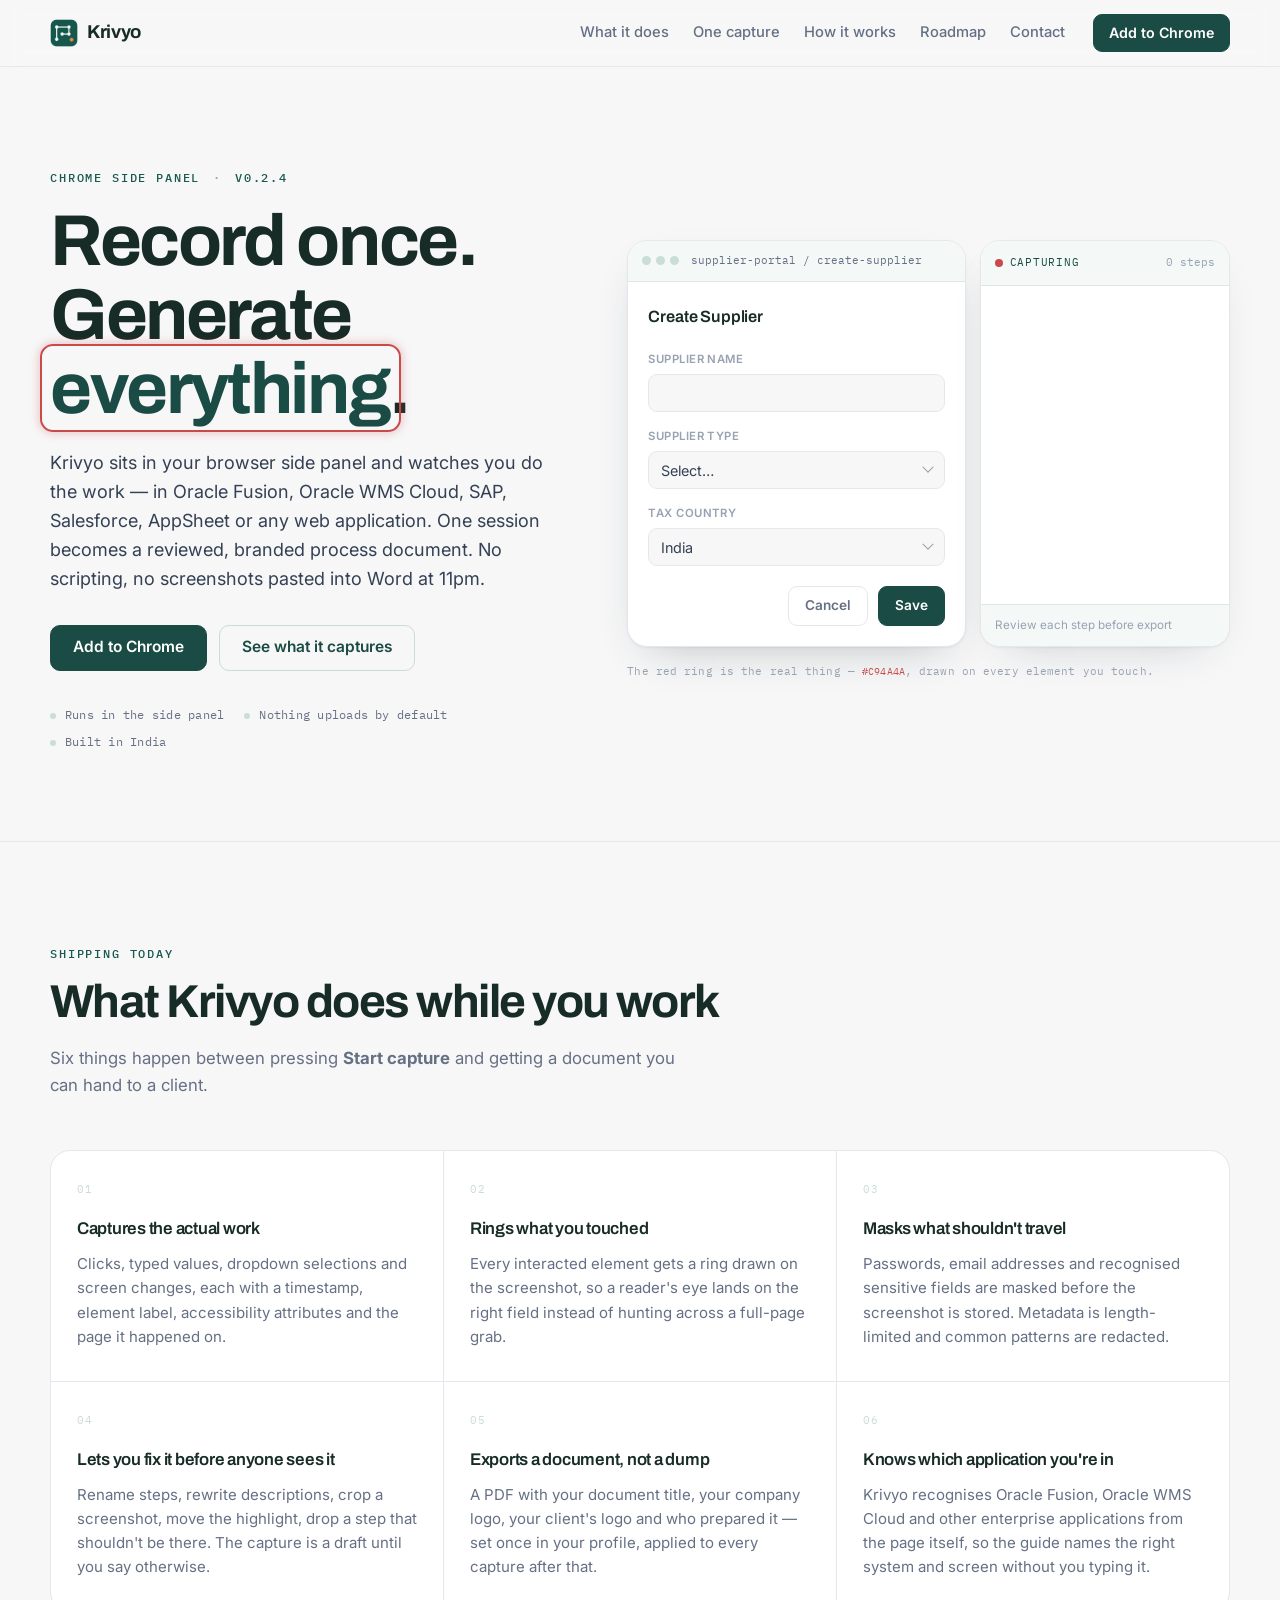
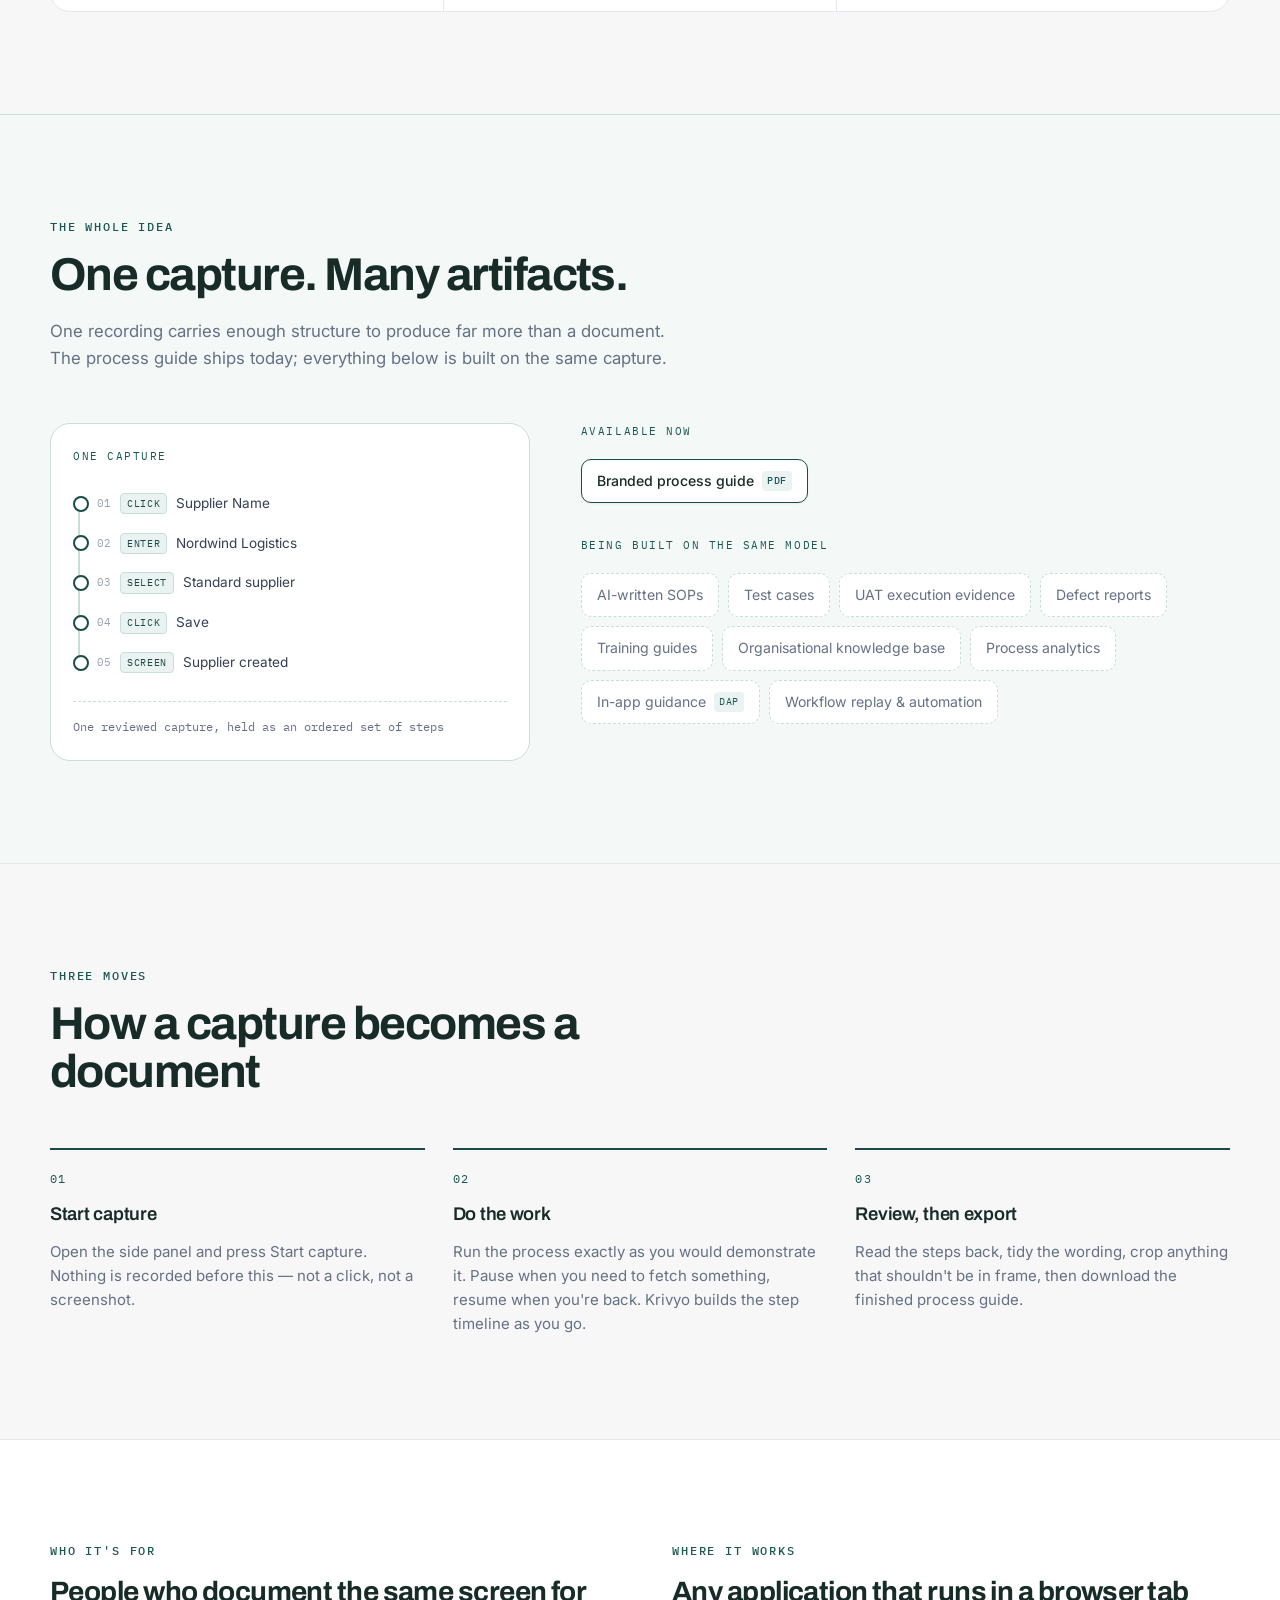
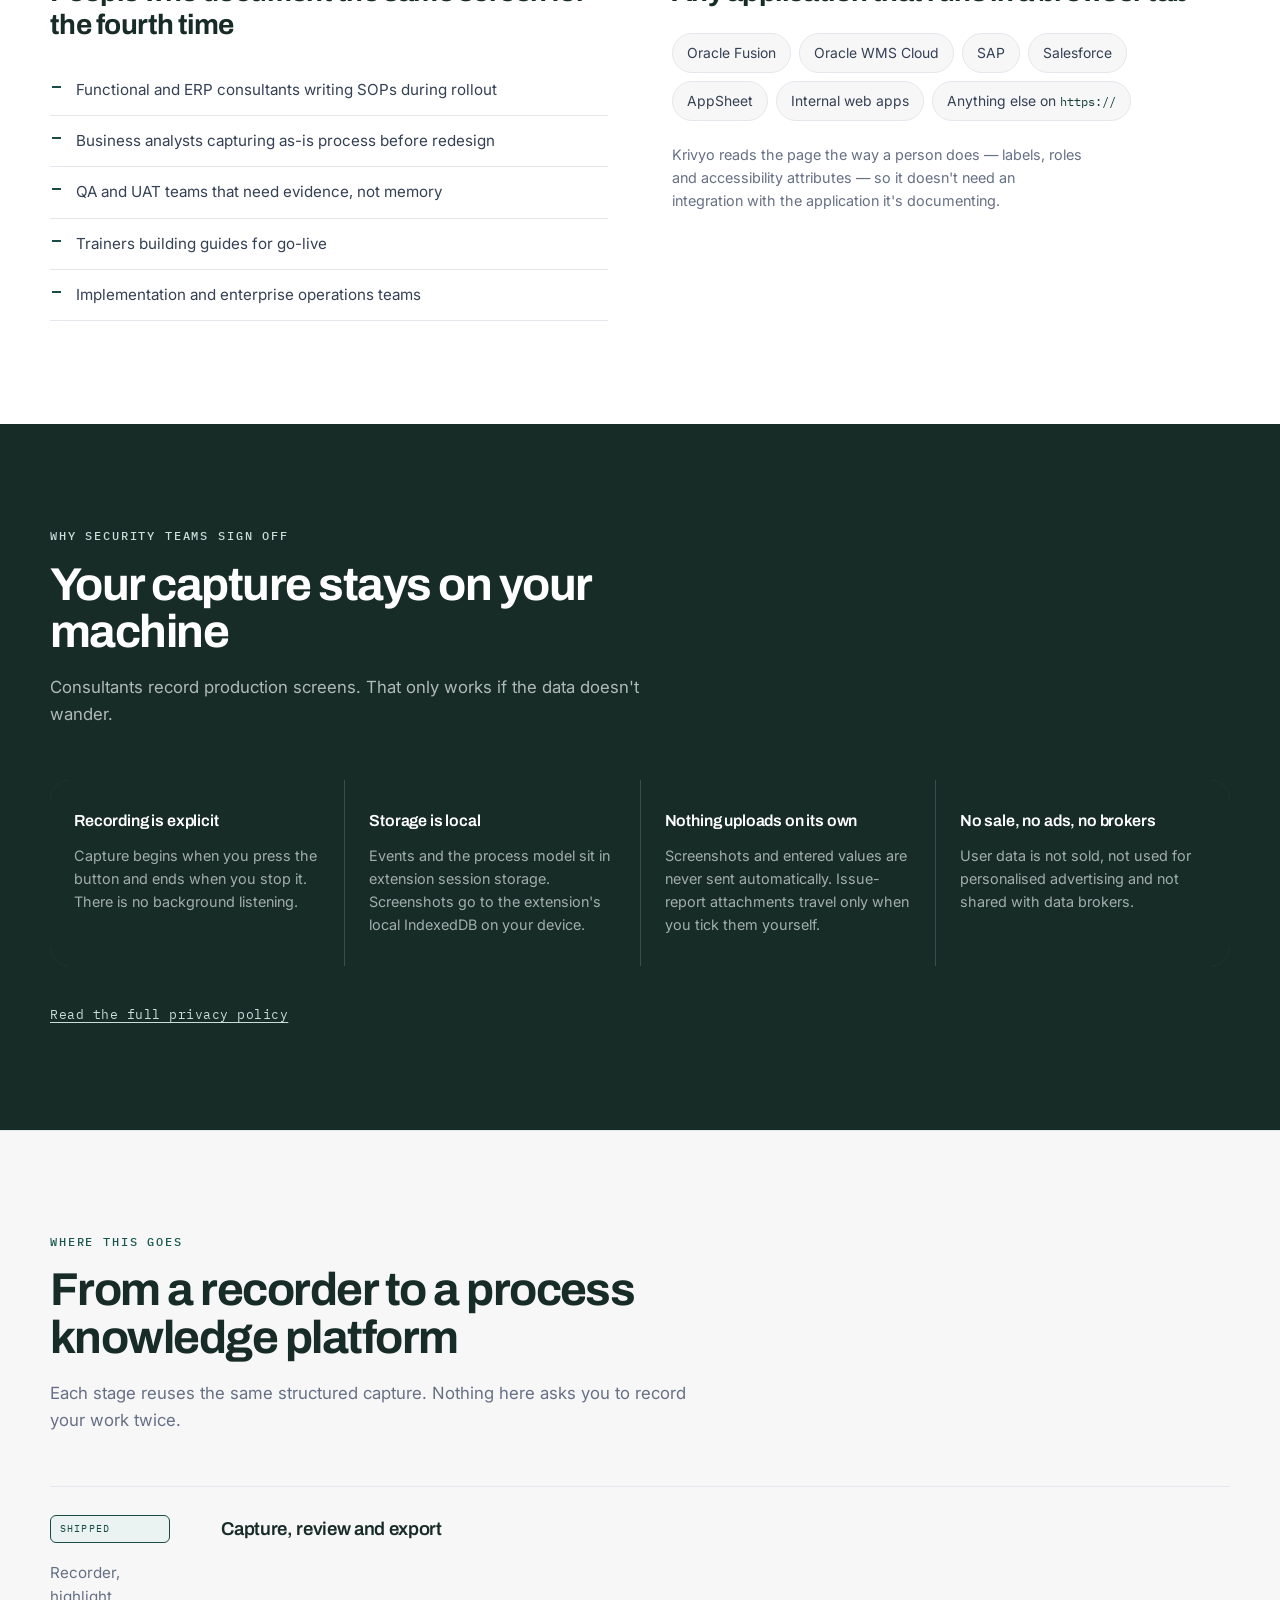
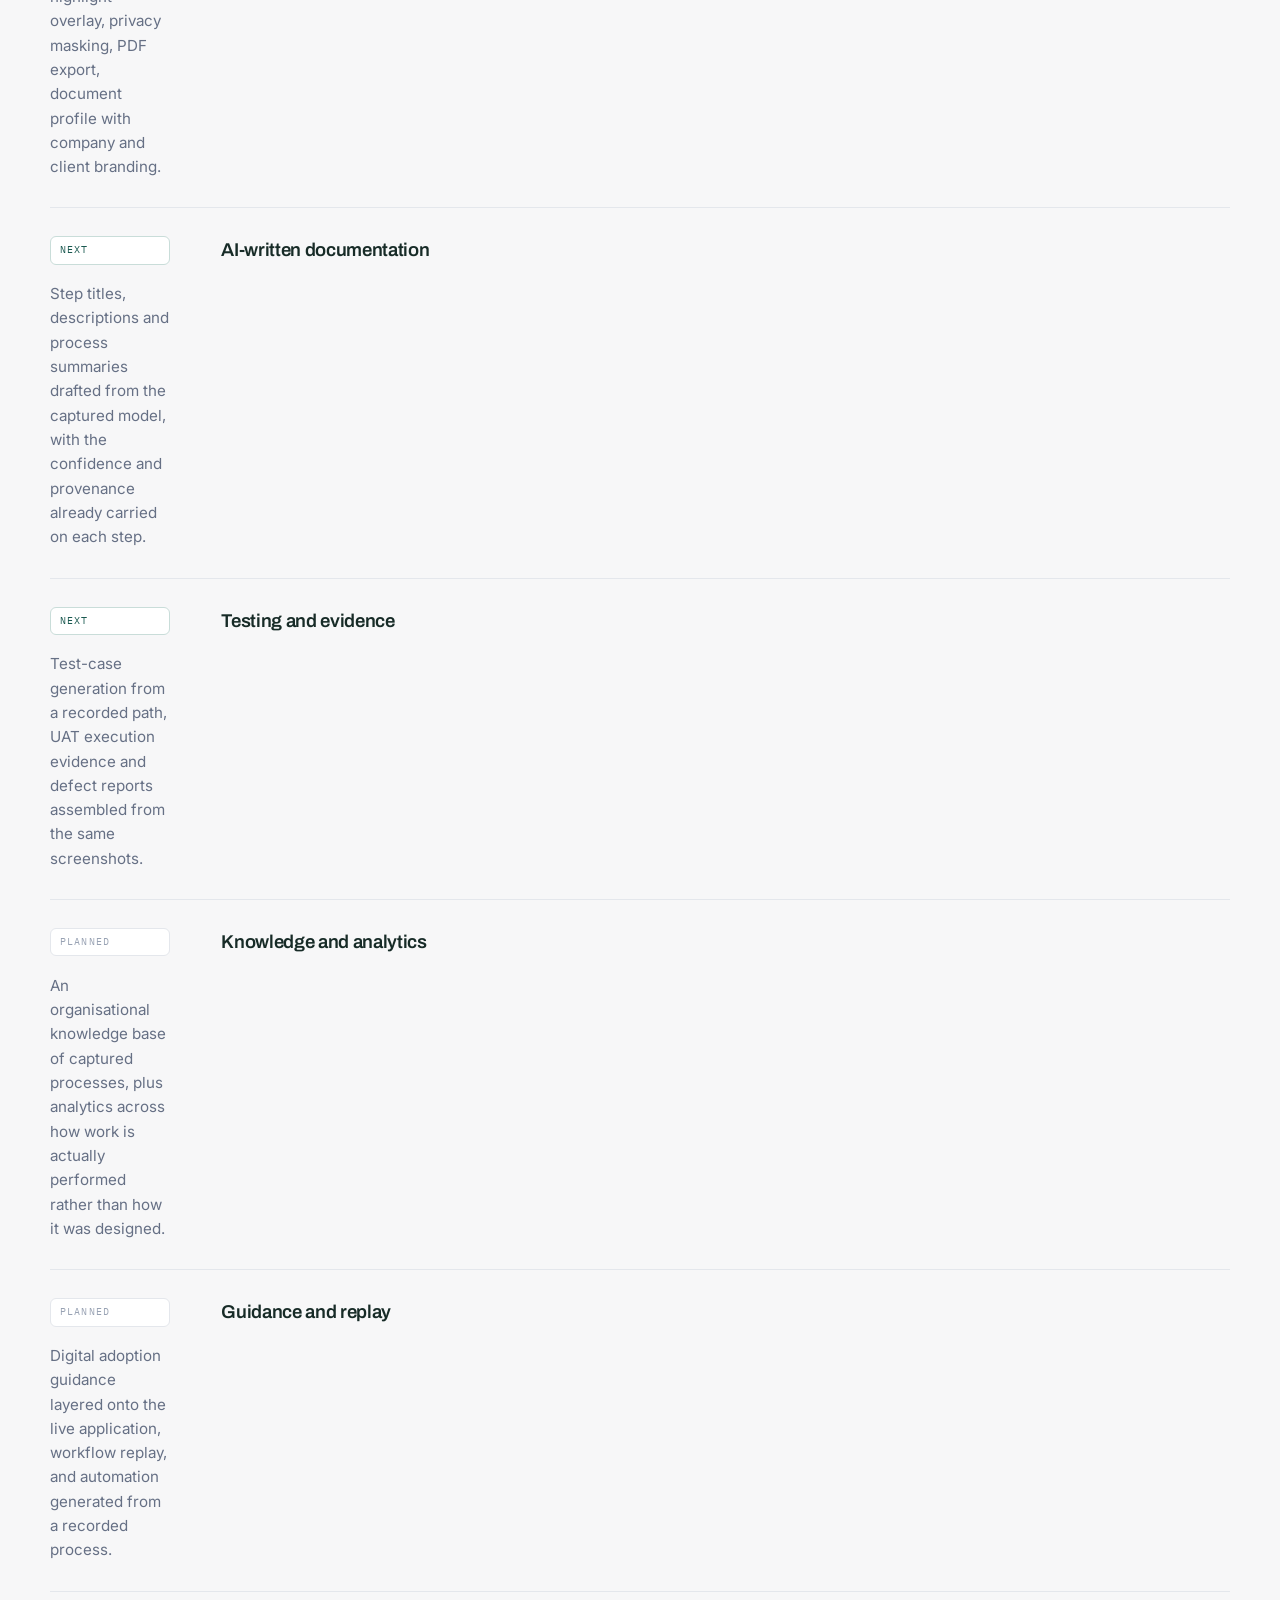
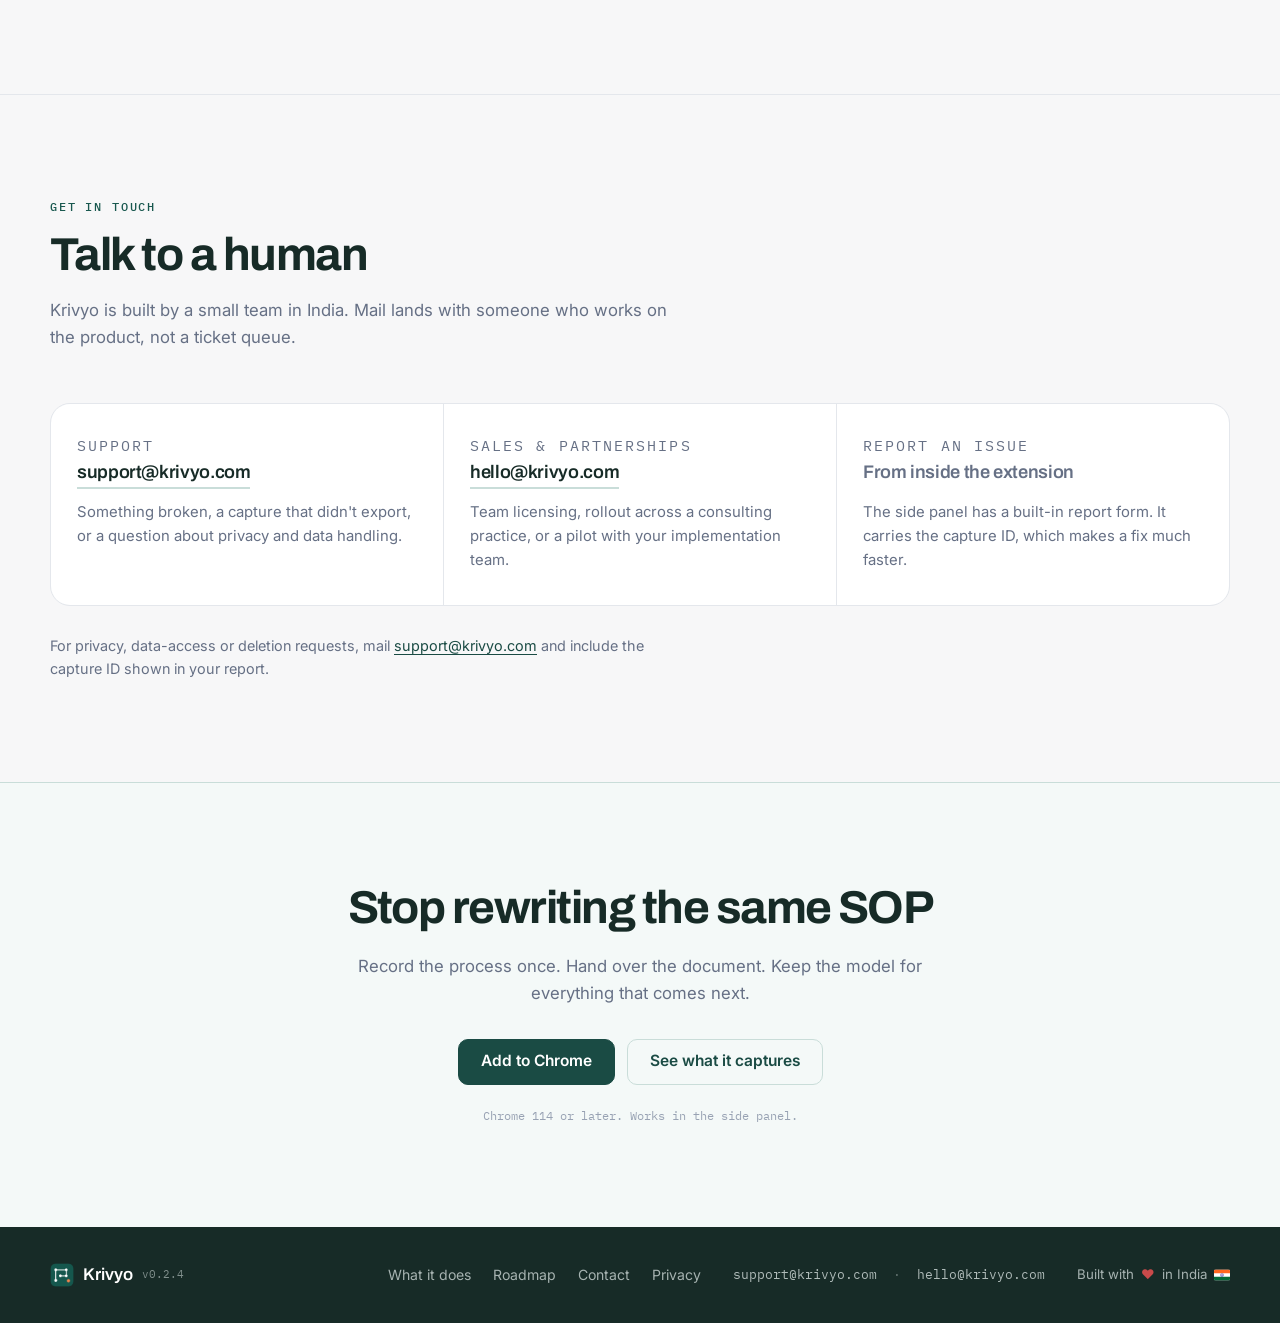
<file: index.html>
<!doctype html>
<html lang="en">
<head>
<meta charset="utf-8" />
<meta name="viewport" content="width=device-width, initial-scale=1" />
<title>Krivyo — Record once. Generate everything.</title>
<meta name="description" content="Krivyo turns every action into knowledge. Record a process once in Oracle, SAP, Salesforce or any browser app and export a reviewed, branded process guide." />
<meta name="theme-color" content="#1A4B44" />
<link rel="icon" href="assets/favicon.png" />

<meta property="og:title" content="Krivyo — Record once. Generate everything." />
<meta property="og:description" content="Krivyo turns every action into knowledge — record browser workflows and generate reviewable, branded process guides as PDF." />
<meta property="og:type" content="website" />

<link rel="preconnect" href="https://fonts.googleapis.com" />
<link rel="preconnect" href="https://fonts.gstatic.com" crossorigin />
<link href="https://fonts.googleapis.com/css2?family=Archivo:wght@500;600;700&family=Inter:wght@400;500;600&family=IBM+Plex+Mono:wght@400;500&display=swap" rel="stylesheet" />
<link rel="stylesheet" href="styles.css" />
</head>
<body>

<a class="skip" href="#main">Skip to content</a>

<header class="site-head">
  <div class="wrap head-inner">
    <a class="brand" href="#top">
      <img src="assets/krivyo-mark.png" alt="" width="28" height="28" />
      <span class="brand-name">Krivyo</span>
    </a>
    <nav class="nav" aria-label="Primary">
      <a href="#capture">What it does</a>
      <a href="#artifacts">One capture</a>
      <a href="#flow">How it works</a>
      <a href="#roadmap">Roadmap</a>
      <a href="#contact">Contact</a>
    </nav>
    <a class="btn btn-sm" href="#install">Add to Chrome</a>
  </div>
</header>

<main id="main">

<!-- ============ HERO ============ -->
<section class="hero" id="top">
  <div class="wrap hero-grid">

    <div class="hero-copy">
      <p class="eyebrow">Chrome side panel <span class="dot">·</span> v0.2.4</p>
      <h1 class="display">Record once.<br />Generate <em>everything</em>.</h1>
      <p class="lede">
        Krivyo sits in your browser side panel and watches you do the work — in Oracle Fusion,
        Oracle WMS Cloud, SAP, Salesforce, AppSheet or any web application. One session becomes a
        reviewed, branded process document. No scripting, no screenshots pasted into Word at 11pm.
      </p>
      <div class="cta-row">
        <a class="btn" href="#install">Add to Chrome</a>
        <a class="btn btn-ghost" href="#capture">See what it captures</a>
      </div>
      <ul class="hero-meta">
        <li>Runs in the side panel</li>
        <li>Nothing uploads by default</li>
        <li>Built in India</li>
      </ul>
    </div>

    <!-- Signature: the capture ring, drawn exactly as the extension draws it -->
    <div class="hero-demo" aria-hidden="true">
      <div class="demo-frame">

        <div class="win">
          <div class="win-bar">
            <span class="win-dots"><i></i><i></i><i></i></span>
            <span class="win-url">supplier-portal / create-supplier</span>
          </div>
          <div class="win-body" id="stage">
            <p class="win-app">Create Supplier</p>

            <div class="fld" data-t="1">
              <label>Supplier Name</label>
              <div class="ctrl"><span class="typed" id="typed"></span><span class="caret"></span></div>
            </div>

            <div class="fld" data-t="2">
              <label>Supplier Type</label>
              <div class="ctrl sel"><span id="selval">Select…</span><span class="chev"></span></div>
            </div>

            <div class="fld" data-t="3">
              <label>Tax Country</label>
              <div class="ctrl sel"><span>India</span><span class="chev"></span></div>
            </div>

            <div class="fld-row">
              <span class="ghostbtn">Cancel</span>
              <span class="ghostbtn primary" data-t="4">Save</span>
            </div>

            <div class="ring" id="ring"><i></i><i></i><i></i><i></i></div>
          </div>
        </div>

        <aside class="panel">
          <div class="panel-head">
            <span class="rec"><i></i>Capturing</span>
            <span class="panel-count" id="count">0 steps</span>
          </div>
          <ol class="steps" id="steps">
            <li><span class="sq">01</span><span class="sa">CLICK</span><span class="st">Supplier Name</span></li>
            <li><span class="sq">02</span><span class="sa">ENTER</span><span class="st">Nordwind Logistics</span></li>
            <li><span class="sq">03</span><span class="sa">SELECT</span><span class="st">Standard supplier</span></li>
            <li><span class="sq">04</span><span class="sa">CLICK</span><span class="st">Save</span></li>
          </ol>
          <div class="panel-foot">Review each step before export</div>
        </aside>

      </div>
      <p class="demo-cap">The red ring is the real thing — <code>#C94A4A</code>, drawn on every element you touch.</p>
    </div>

  </div>
</section>

<!-- ============ WHAT IT DOES ============ -->
<section class="band" id="capture">
  <div class="wrap">
    <header class="sec-head">
      <p class="eyebrow">Shipping today</p>
      <h2 class="display">What Krivyo does while you work</h2>
      <p class="sec-sub">Six things happen between pressing <strong>Start capture</strong> and getting a document you can hand to a client.</p>
    </header>

    <div class="cards">
      <article class="card reveal">
        <span class="card-n">01</span>
        <h3>Captures the actual work</h3>
        <p>Clicks, typed values, dropdown selections and screen changes, each with a timestamp, element label, accessibility attributes and the page it happened on.</p>
      </article>
      <article class="card reveal">
        <span class="card-n">02</span>
        <h3>Rings what you touched</h3>
        <p>Every interacted element gets a ring drawn on the screenshot, so a reader's eye lands on the right field instead of hunting across a full-page grab.</p>
      </article>
      <article class="card reveal">
        <span class="card-n">03</span>
        <h3>Masks what shouldn't travel</h3>
        <p>Passwords, email addresses and recognised sensitive fields are masked before the screenshot is stored. Metadata is length-limited and common patterns are redacted.</p>
      </article>
      <article class="card reveal">
        <span class="card-n">04</span>
        <h3>Lets you fix it before anyone sees it</h3>
        <p>Rename steps, rewrite descriptions, crop a screenshot, move the highlight, drop a step that shouldn't be there. The capture is a draft until you say otherwise.</p>
      </article>
      <article class="card reveal">
        <span class="card-n">05</span>
        <h3>Exports a document, not a dump</h3>
        <p>A PDF with your document title, your company logo, your client's logo and who prepared it — set once in your profile, applied to every capture after that.</p>
      </article>
      <article class="card reveal">
        <span class="card-n">06</span>
        <h3>Knows which application you're in</h3>
        <p>Krivyo recognises Oracle Fusion, Oracle WMS Cloud and other enterprise applications from the page itself, so the guide names the right system and screen without you typing it.</p>
      </article>
    </div>
  </div>
</section>

<!-- ============ SIGNATURE: ONE CAPTURE, MANY ARTIFACTS ============ -->
<section class="band band-tint" id="artifacts">
  <div class="wrap">
    <header class="sec-head">
      <p class="eyebrow">The whole idea</p>
      <h2 class="display">One capture. Many artifacts.</h2>
      <p class="sec-sub">One recording carries enough structure to produce far more than a document. The process guide ships today; everything below is built on the same capture.</p>
    </header>

    <div class="branch">
      <div class="spine">
        <p class="spine-label">One capture</p>
        <ol class="spine-steps">
          <li><span class="sq">01</span><span class="sa">CLICK</span> Supplier Name</li>
          <li><span class="sq">02</span><span class="sa">ENTER</span> Nordwind Logistics</li>
          <li><span class="sq">03</span><span class="sa">SELECT</span> Standard supplier</li>
          <li><span class="sq">04</span><span class="sa">CLICK</span> Save</li>
          <li><span class="sq">05</span><span class="sa">SCREEN</span> Supplier created</li>
        </ol>
        <p class="spine-foot">One reviewed capture, held as an ordered set of steps</p>
      </div>

      <div class="fan">
        <div class="fan-group">
          <p class="fan-label">Available now</p>
          <ul class="chips">
            <li class="chip live">Branded process guide <span>PDF</span></li>
          </ul>
        </div>
        <div class="fan-group">
          <p class="fan-label">Being built on the same model</p>
          <ul class="chips">
            <li class="chip">AI-written SOPs</li>
            <li class="chip">Test cases</li>
            <li class="chip">UAT execution evidence</li>
            <li class="chip">Defect reports</li>
            <li class="chip">Training guides</li>
            <li class="chip">Organisational knowledge base</li>
            <li class="chip">Process analytics</li>
            <li class="chip">In-app guidance <span>DAP</span></li>
            <li class="chip">Workflow replay &amp; automation</li>
          </ul>
        </div>
      </div>
    </div>
  </div>
</section>

<!-- ============ HOW IT WORKS ============ -->
<section class="band" id="flow">
  <div class="wrap">
    <header class="sec-head">
      <p class="eyebrow">Three moves</p>
      <h2 class="display">How a capture becomes a document</h2>
    </header>

    <ol class="flow">
      <li class="reveal">
        <span class="flow-n">01</span>
        <h3>Start capture</h3>
        <p>Open the side panel and press Start capture. Nothing is recorded before this — not a click, not a screenshot.</p>
      </li>
      <li class="reveal">
        <span class="flow-n">02</span>
        <h3>Do the work</h3>
        <p>Run the process exactly as you would demonstrate it. Pause when you need to fetch something, resume when you're back. Krivyo builds the step timeline as you go.</p>
      </li>
      <li class="reveal">
        <span class="flow-n">03</span>
        <h3>Review, then export</h3>
        <p>Read the steps back, tidy the wording, crop anything that shouldn't be in frame, then download the finished process guide.</p>
      </li>
    </ol>
  </div>
</section>

<!-- ============ WHO / WHERE ============ -->
<section class="band band-split">
  <div class="wrap split">
    <div class="reveal">
      <p class="eyebrow">Who it's for</p>
      <h2 class="display sm">People who document the same screen for the fourth time</h2>
      <ul class="listy">
        <li>Functional and ERP consultants writing SOPs during rollout</li>
        <li>Business analysts capturing as-is process before redesign</li>
        <li>QA and UAT teams that need evidence, not memory</li>
        <li>Trainers building guides for go-live</li>
        <li>Implementation and enterprise operations teams</li>
      </ul>
    </div>
    <div class="reveal">
      <p class="eyebrow">Where it works</p>
      <h2 class="display sm">Any application that runs in a browser tab</h2>
      <ul class="apps">
        <li>Oracle Fusion</li>
        <li>Oracle WMS Cloud</li>
        <li>SAP</li>
        <li>Salesforce</li>
        <li>AppSheet</li>
        <li>Internal web apps</li>
        <li>Anything else on <code>https://</code></li>
      </ul>
      <p class="note">Krivyo reads the page the way a person does — labels, roles and accessibility attributes — so it doesn't need an integration with the application it's documenting.</p>
    </div>
  </div>
</section>

<!-- ============ PRIVACY ============ -->
<section class="band band-deep" id="privacy">
  <div class="wrap">
    <header class="sec-head sec-head-invert">
      <p class="eyebrow">Why security teams sign off</p>
      <h2 class="display">Your capture stays on your machine</h2>
      <p class="sec-sub">Consultants record production screens. That only works if the data doesn't wander.</p>
    </header>

    <div class="priv">
      <div class="priv-item reveal">
        <h3>Recording is explicit</h3>
        <p>Capture begins when you press the button and ends when you stop it. There is no background listening.</p>
      </div>
      <div class="priv-item reveal">
        <h3>Storage is local</h3>
        <p>Events and the process model sit in extension session storage. Screenshots go to the extension's local IndexedDB on your device.</p>
      </div>
      <div class="priv-item reveal">
        <h3>Nothing uploads on its own</h3>
        <p>Screenshots and entered values are never sent automatically. Issue-report attachments travel only when you tick them yourself.</p>
      </div>
      <div class="priv-item reveal">
        <h3>No sale, no ads, no brokers</h3>
        <p>User data is not sold, not used for personalised advertising and not shared with data brokers.</p>
      </div>
    </div>

    <p class="priv-link"><a href="privacy.html">Read the full privacy policy</a></p>
  </div>
</section>

<!-- ============ ROADMAP ============ -->
<section class="band" id="roadmap">
  <div class="wrap">
    <header class="sec-head">
      <p class="eyebrow">Where this goes</p>
      <h2 class="display">From a recorder to a process knowledge platform</h2>
      <p class="sec-sub">Each stage reuses the same structured capture. Nothing here asks you to record your work twice.</p>
    </header>

    <ol class="road">
      <li class="reveal"><span class="road-tag now">Shipped</span><h3>Capture, review and export</h3><p>Recorder, highlight overlay, privacy masking, PDF export, document profile with company and client branding.</p></li>
      <li class="reveal"><span class="road-tag next">Next</span><h3>AI-written documentation</h3><p>Step titles, descriptions and process summaries drafted from the captured model, with the confidence and provenance already carried on each step.</p></li>
      <li class="reveal"><span class="road-tag next">Next</span><h3>Testing and evidence</h3><p>Test-case generation from a recorded path, UAT execution evidence and defect reports assembled from the same screenshots.</p></li>
      <li class="reveal"><span class="road-tag later">Planned</span><h3>Knowledge and analytics</h3><p>An organisational knowledge base of captured processes, plus analytics across how work is actually performed rather than how it was designed.</p></li>
      <li class="reveal"><span class="road-tag later">Planned</span><h3>Guidance and replay</h3><p>Digital adoption guidance layered onto the live application, workflow replay, and automation generated from a recorded process.</p></li>
    </ol>
  </div>
</section>

<!-- ============ CONTACT ============ -->
<section class="band" id="contact">
  <div class="wrap">
    <header class="sec-head">
      <p class="eyebrow">Get in touch</p>
      <h2 class="display">Talk to a human</h2>
      <p class="sec-sub">Krivyo is built by a small team in India. Mail lands with someone who works on the product, not a ticket queue.</p>
    </header>

    <div class="contact">
      <div class="contact-item reveal">
        <p class="contact-label">Support</p>
        <a class="contact-link" href="mailto:support@krivyo.com">support@krivyo.com</a>
        <p>Something broken, a capture that didn&#39;t export, or a question about privacy and data handling.</p>
      </div>
      <div class="contact-item reveal">
        <p class="contact-label">Sales &amp; partnerships</p>
        <a class="contact-link" href="mailto:hello@krivyo.com">hello@krivyo.com</a>
        <p>Team licensing, rollout across a consulting practice, or a pilot with your implementation team.</p>
      </div>
      <div class="contact-item reveal">
        <p class="contact-label">Report an issue</p>
        <span class="contact-link plain">From inside the extension</span>
        <p>The side panel has a built-in report form. It carries the capture ID, which makes a fix much faster.</p>
      </div>
    </div>

    <p class="contact-foot">
      For privacy, data-access or deletion requests, mail
      <a href="mailto:support@krivyo.com">support@krivyo.com</a>
      and include the capture ID shown in your report.
    </p>
  </div>
</section>

<!-- ============ INSTALL ============ -->
<section class="band band-tint" id="install">
  <div class="wrap install">
    <h2 class="display">Stop rewriting the same SOP</h2>
    <p class="sec-sub">Record the process once. Hand over the document. Keep the model for everything that comes next.</p>
    <div class="cta-row center">
      <a class="btn" href="#">Add to Chrome</a>
      <a class="btn btn-ghost" href="#capture">See what it captures</a>
    </div>
    <p class="fineprint">Chrome 114 or later. Works in the side panel.</p>
  </div>
</section>

</main>

<footer class="site-foot">
  <div class="wrap foot-inner">
    <div class="foot-brand">
      <img src="assets/krivyo-mark.png" alt="" width="24" height="24" />
      <span>Krivyo</span>
      <span class="ver">v0.2.4</span>
    </div>
    <nav class="foot-nav" aria-label="Footer">
      <a href="#capture">What it does</a>
      <a href="#roadmap">Roadmap</a>
      <a href="#contact">Contact</a>
      <a href="privacy.html">Privacy</a>
    </nav>
    <p class="foot-contact">
      <a href="mailto:support@krivyo.com">support@krivyo.com</a>
      <span class="sep">·</span>
      <a href="mailto:hello@krivyo.com">hello@krivyo.com</a>
    </p>
    <p class="foot-india">Built with <span class="heart">♥</span> in India <img src="assets/india-flag.svg" alt="" width="16" height="12" /></p>
  </div>
</footer>

<script src="script.js"></script>
</body>
</html>
</file>
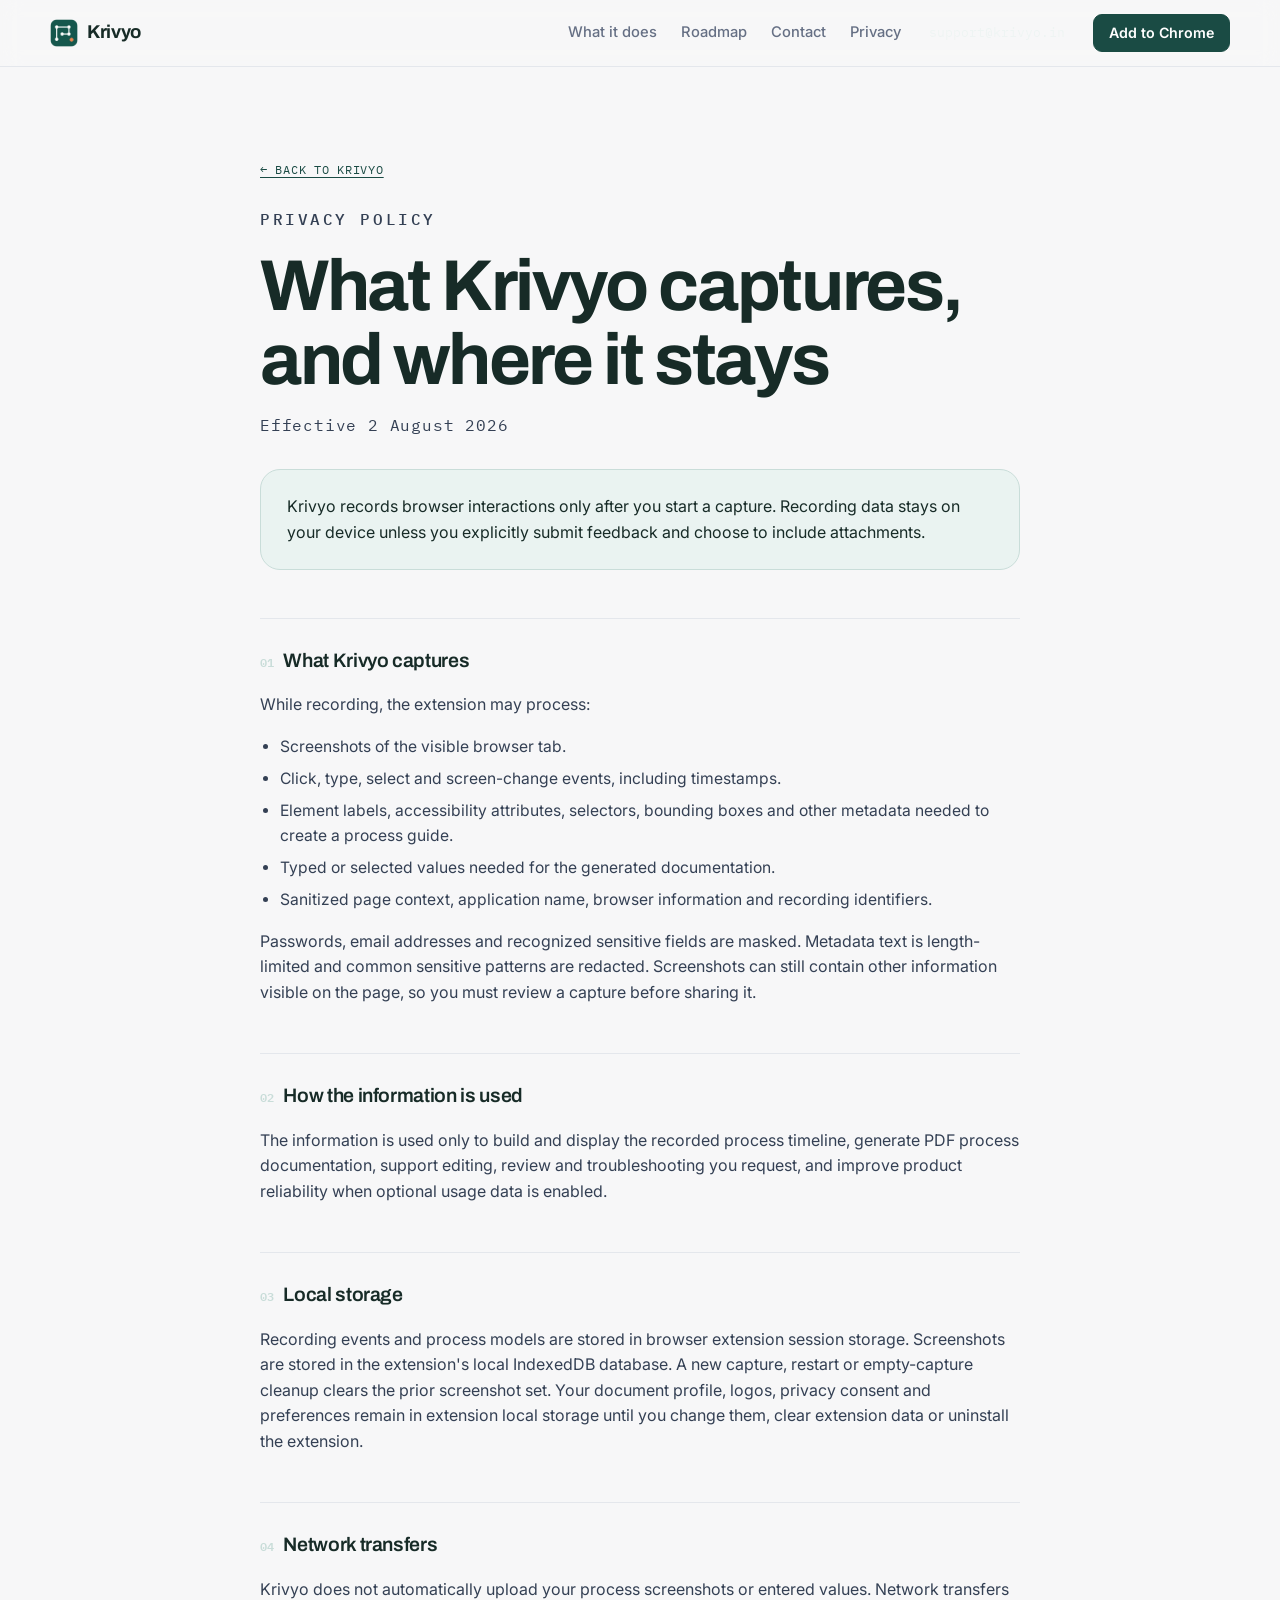
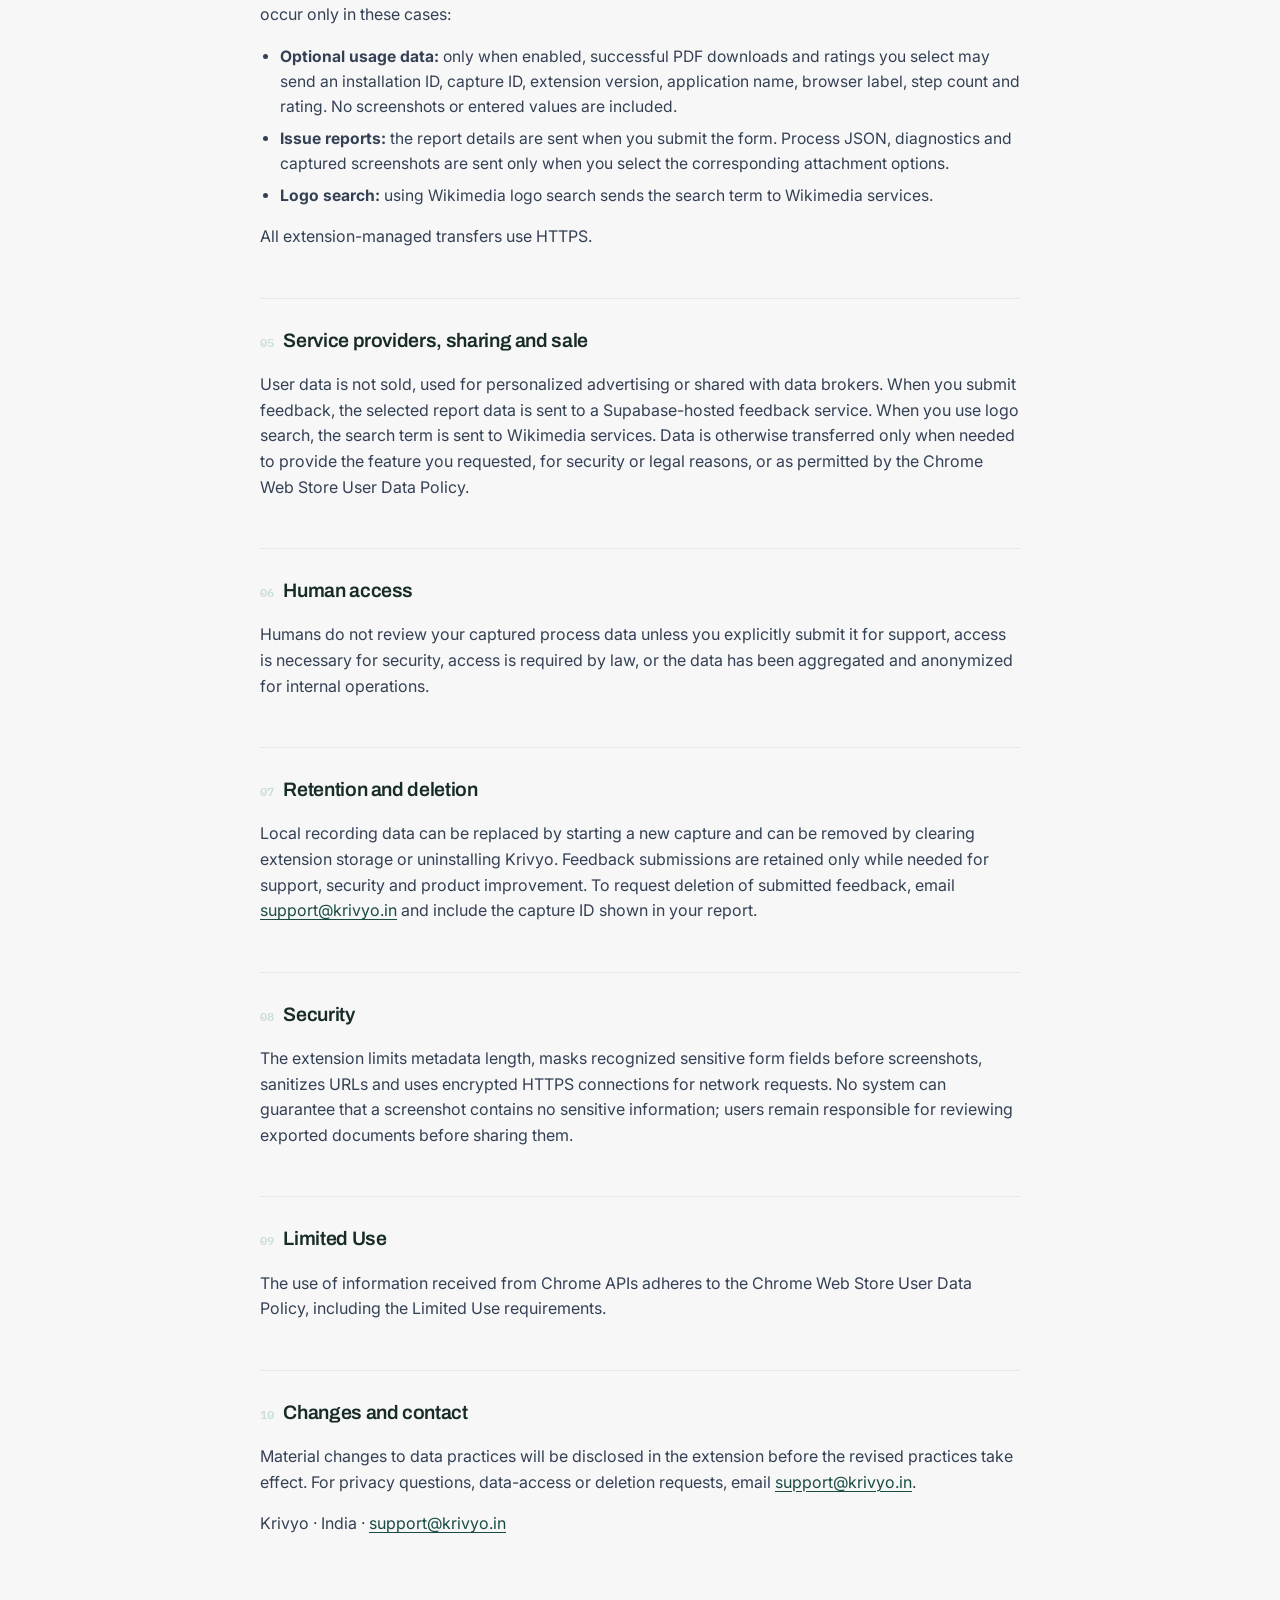
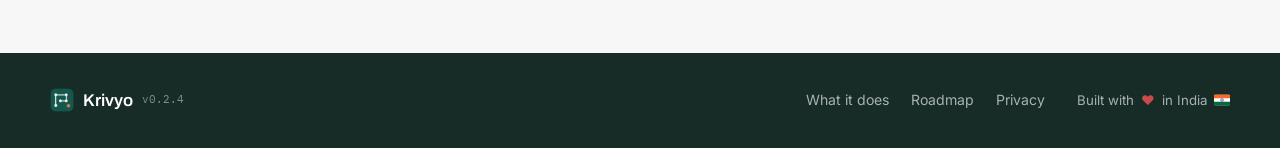
<file: privacy.html>
<!doctype html>
<html lang="en">
<head>
<meta charset="utf-8" />
<meta name="viewport" content="width=device-width, initial-scale=1" />
<title>Privacy Policy — Krivyo</title>
<meta name="description" content="What Krivyo captures, where it is stored and when anything leaves your device." />
<meta name="theme-color" content="#1A4B44" />
<link rel="icon" href="assets/favicon.png" />
<link rel="preconnect" href="https://fonts.googleapis.com" />
<link rel="preconnect" href="https://fonts.gstatic.com" crossorigin />
<link href="https://fonts.googleapis.com/css2?family=Archivo:wght@500;600;700&family=Inter:wght@400;500;600&family=IBM+Plex+Mono:wght@400;500&display=swap" rel="stylesheet" />
<link rel="stylesheet" href="styles.css" />
<style>
  .doc { padding: clamp(48px, 7vw, 88px) 0 clamp(60px, 8vw, 100px); }
  .doc-wrap { width: min(760px, 100% - (var(--gut) * 2)); margin-inline: auto; }
  .doc h2 {
    font-family: var(--display); font-size: 1.22rem; font-weight: 600;
    letter-spacing: -0.018em; color: var(--forest-deep);
    margin: 48px 0 12px; padding-top: 26px; border-top: 1px solid var(--line);
  }
  .doc h2 .num { font-family: var(--mono); font-size: .78rem; color: var(--edge); margin-right: 10px; }
  .doc p { color: var(--slate); font-size: 1rem; }
  .doc ul { padding-left: 20px; color: var(--slate); font-size: .98rem; }
  .doc li { margin-bottom: 7px; }
  .doc-sum {
    background: var(--mint); border: 1px solid var(--edge);
    border-radius: var(--r-lg); padding: 24px 26px; margin: 30px 0 0;
  }
  .doc-sum p { margin: 0; color: var(--forest-deep); }
  .doc-date { font-family: var(--mono); font-size: .76rem; color: var(--muted); letter-spacing: .05em; }
  .back { display: inline-block; margin-bottom: 28px; font-family: var(--mono); font-size: .76rem; letter-spacing: .06em; text-transform: uppercase; }
</style>
</head>
<body>

<header class="site-head">
  <div class="wrap head-inner">
    <a class="brand" href="index.html">
      <img src="assets/krivyo-mark.png" alt="" width="28" height="28" />
      <span class="brand-name">Krivyo</span>
    </a>
    <nav class="nav" aria-label="Primary">
      <a href="index.html#capture">What it does</a>
      <a href="index.html#roadmap">Roadmap</a>
      <a href="index.html#contact">Contact</a>
      <a href="privacy.html">Privacy</a>
    </nav>
    <p class="foot-contact"><a href="mailto:support@krivyo.in">support@krivyo.in</a></p>
    <a class="btn btn-sm" href="index.html#install">Add to Chrome</a>
  </div>
</header>

<main class="doc">
  <div class="doc-wrap">
    <a class="back" href="index.html">← Back to Krivyo</a>
    <p class="eyebrow">Privacy policy</p>
    <h1 class="display">What Krivyo captures, and where it stays</h1>
    <p class="doc-date">Effective 2 August 2026</p>

    <div class="doc-sum">
      <p>Krivyo records browser interactions only after you start a capture. Recording data stays on your device unless you explicitly submit feedback and choose to include attachments.</p>
    </div>

    <h2><span class="num">01</span>What Krivyo captures</h2>
    <p>While recording, the extension may process:</p>
    <ul>
      <li>Screenshots of the visible browser tab.</li>
      <li>Click, type, select and screen-change events, including timestamps.</li>
      <li>Element labels, accessibility attributes, selectors, bounding boxes and other metadata needed to create a process guide.</li>
      <li>Typed or selected values needed for the generated documentation.</li>
      <li>Sanitized page context, application name, browser information and recording identifiers.</li>
    </ul>
    <p>Passwords, email addresses and recognized sensitive fields are masked. Metadata text is length-limited and common sensitive patterns are redacted. Screenshots can still contain other information visible on the page, so you must review a capture before sharing it.</p>

    <h2><span class="num">02</span>How the information is used</h2>
    <p>The information is used only to build and display the recorded process timeline, generate PDF process documentation, support editing, review and troubleshooting you request, and improve product reliability when optional usage data is enabled.</p>

    <h2><span class="num">03</span>Local storage</h2>
    <p>Recording events and process models are stored in browser extension session storage. Screenshots are stored in the extension's local IndexedDB database. A new capture, restart or empty-capture cleanup clears the prior screenshot set. Your document profile, logos, privacy consent and preferences remain in extension local storage until you change them, clear extension data or uninstall the extension.</p>

    <h2><span class="num">04</span>Network transfers</h2>
    <p>Krivyo does not automatically upload your process screenshots or entered values. Network transfers occur only in these cases:</p>
    <ul>
      <li><strong>Optional usage data:</strong> only when enabled, successful PDF downloads and ratings you select may send an installation ID, capture ID, extension version, application name, browser label, step count and rating. No screenshots or entered values are included.</li>
      <li><strong>Issue reports:</strong> the report details are sent when you submit the form. Process JSON, diagnostics and captured screenshots are sent only when you select the corresponding attachment options.</li>
      <li><strong>Logo search:</strong> using Wikimedia logo search sends the search term to Wikimedia services.</li>
    </ul>
    <p>All extension-managed transfers use HTTPS.</p>

    <h2><span class="num">05</span>Service providers, sharing and sale</h2>
    <p>User data is not sold, used for personalized advertising or shared with data brokers. When you submit feedback, the selected report data is sent to a Supabase-hosted feedback service. When you use logo search, the search term is sent to Wikimedia services. Data is otherwise transferred only when needed to provide the feature you requested, for security or legal reasons, or as permitted by the Chrome Web Store User Data Policy.</p>

    <h2><span class="num">06</span>Human access</h2>
    <p>Humans do not review your captured process data unless you explicitly submit it for support, access is necessary for security, access is required by law, or the data has been aggregated and anonymized for internal operations.</p>

    <h2><span class="num">07</span>Retention and deletion</h2>
    <p>Local recording data can be replaced by starting a new capture and can be removed by clearing extension storage or uninstalling Krivyo. Feedback submissions are retained only while needed for support, security and product improvement. To request deletion of submitted feedback, email <a href="mailto:support@krivyo.in">support@krivyo.in</a> and include the capture ID shown in your report.</p>

    <h2><span class="num">08</span>Security</h2>
    <p>The extension limits metadata length, masks recognized sensitive form fields before screenshots, sanitizes URLs and uses encrypted HTTPS connections for network requests. No system can guarantee that a screenshot contains no sensitive information; users remain responsible for reviewing exported documents before sharing them.</p>

    <h2><span class="num">09</span>Limited Use</h2>
    <p>The use of information received from Chrome APIs adheres to the Chrome Web Store User Data Policy, including the Limited Use requirements.</p>

    <h2><span class="num">10</span>Changes and contact</h2>
    <p>Material changes to data practices will be disclosed in the extension before the revised practices take effect. For privacy questions, data-access or deletion requests, email <a href="mailto:support@krivyo.in">support@krivyo.in</a>.</p>
    <p style="margin-top:14px">Krivyo &middot; India &middot; <a href="mailto:support@krivyo.in">support@krivyo.in</a></p>
  </div>
</main>

<footer class="site-foot">
  <div class="wrap foot-inner">
    <div class="foot-brand">
      <img src="assets/krivyo-mark.png" alt="" width="24" height="24" />
      <span>Krivyo</span>
      <span class="ver">v0.2.4</span>
    </div>
    <nav class="foot-nav" aria-label="Footer">
      <a href="index.html#capture">What it does</a>
      <a href="index.html#roadmap">Roadmap</a>
      <a href="privacy.html">Privacy</a>
    </nav>
    <p class="foot-india">Built with <span class="heart">♥</span> in India <img src="assets/india-flag.svg" alt="" width="16" height="12" /></p>
  </div>
</footer>

</body>
</html>
</file>
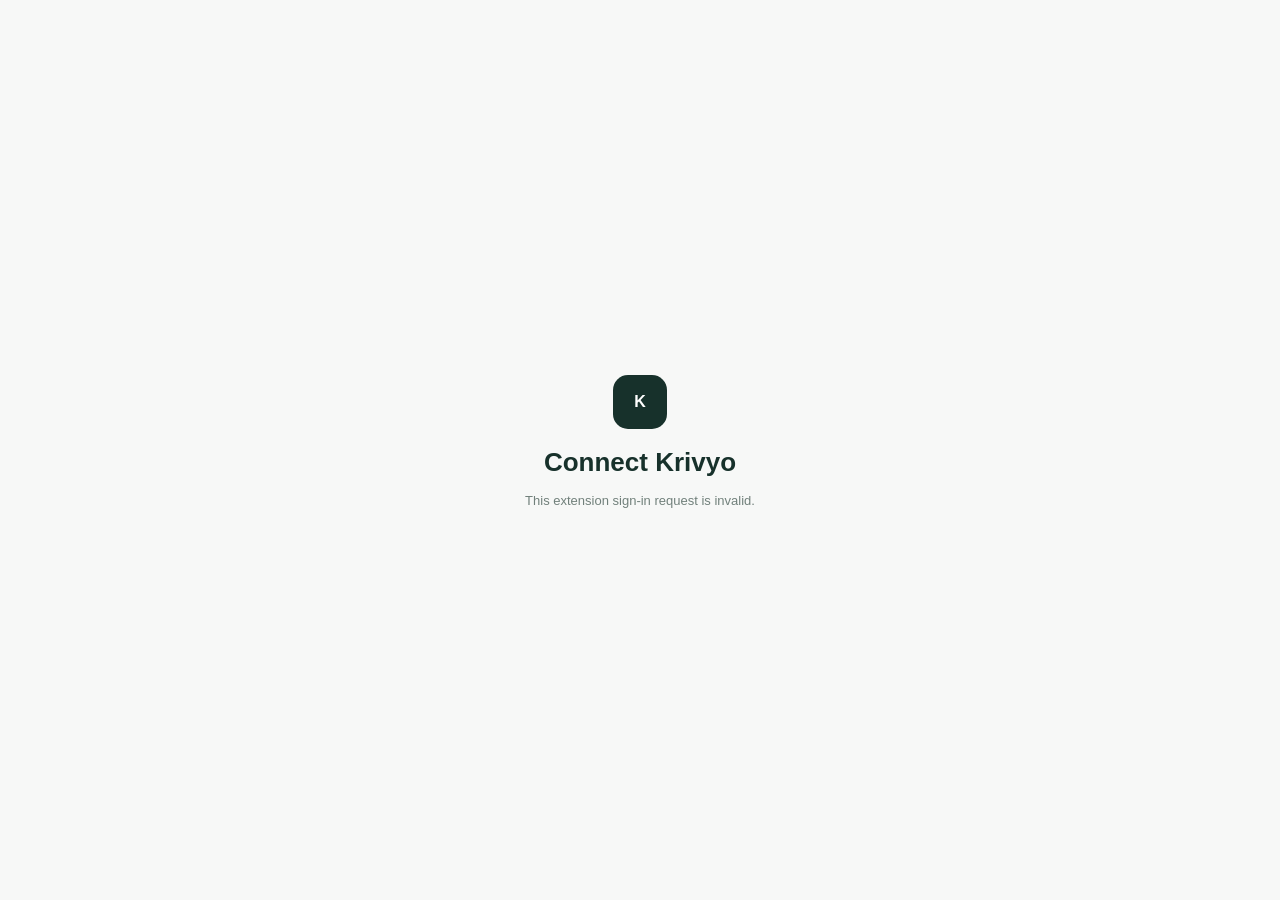
<file: workspace/extension-login.html>
<!doctype html>
<html lang="en">
<head>
  <meta charset="utf-8" />
  <meta name="viewport" content="width=device-width,initial-scale=1" />
  <title>Connect Krivyo Extension</title>
  <link rel="icon" href="../assets/favicon.svg" type="image/svg+xml" />
  <style>
    html,body{height:100%;margin:0;font-family:Inter,Arial,sans-serif;background:#f7f8f7;color:#17312b}
    body{display:grid;place-items:center}.box{width:min(88vw,380px);text-align:center}.mark{width:54px;height:54px;margin:auto;display:grid;place-items:center;border-radius:15px;background:#17312b;color:#fff;font-weight:800}.box h1{font-size:26px;margin:18px 0 8px}.box p{color:#71807b;font-size:13px;line-height:1.6}.spinner{width:24px;height:24px;margin:20px auto;border:3px solid #dbe7e3;border-top-color:#24584d;border-radius:50%;animation:s .8s linear infinite}@keyframes s{to{transform:rotate(360deg)}}</style>
</head>
<body>
  <div class="box">
    <div class="mark">K</div>
    <h1>Connect Krivyo</h1>
    <p>Opening secure sign in for your Krivyo browser extension.</p>
    <div class="spinner"></div>
  </div>
<script>
(function(){
  const redirect=new URLSearchParams(location.search).get('redirect');
  if(!redirect || !/^https:\/\/[a-z0-9]+\.chromiumapp\.org\//i.test(redirect)){
    document.querySelector('.box p').textContent='This extension sign-in request is invalid.';
    document.querySelector('.spinner').style.display='none';
    return;
  }
  sessionStorage.setItem('krivyo.extension.redirect',redirect);
  location.replace('/workspace/login.html?extension=1&ext_redirect='+encodeURIComponent(redirect));
})();
</script>
</body>
</html>
</file>
<file: styles.css>
/* ============================================================
   Krivyo — site styles
   Palette lifted directly from the extension source:
   #1A4B44 primary, #143D38 hover, #172B27 deep ink, #19584F mid,
   #EAF3F1 / #C9DDD9 / #E1E6E5 tints, #202124 ink, #667085 muted,
   #C94A4A highlight ring (content/highlightOverlay.js), #F5A623 amber
   ============================================================ */

:root {
  --paper:       #F7F7F8;
  --surface:     #FFFFFF;
  --mint:        #EAF3F1;
  --mint-soft:   #F4F9F8;
  --edge:        #C9DDD9;
  --line:        #E4E7EC;
  --line-soft:   #E1E6E5;

  --forest:      #1A4B44;
  --forest-dark: #143D38;
  --forest-deep: #172B27;
  --forest-mid:  #19584F;

  --ink:         #202124;
  --slate:       #344054;
  --muted:       #667085;
  --faint:       #98A2B3;

  --signal:      #C94A4A;
  --signal-glow: rgba(201, 74, 74, 0.30);
  --amber:       #F5A623;
  --grow:        #15803D;

  --display: "Archivo", "Segoe UI", sans-serif;
  --body:    "Inter", "Segoe UI", Roboto, Arial, sans-serif;
  --mono:    "IBM Plex Mono", ui-monospace, "SFMono-Regular", monospace;

  --r-sm: 8px;
  --r:    13px;      /* the ring radius from highlightOverlay.js */
  --r-lg: 20px;

  --gut: clamp(20px, 5vw, 48px);
}

* { box-sizing: border-box; }

html { scroll-behavior: smooth; scroll-padding-top: 84px; }

body {
  margin: 0;
  background: var(--paper);
  color: var(--ink);
  font-family: var(--body);
  font-size: 17px;
  line-height: 1.6;
  -webkit-font-smoothing: antialiased;
}

img { max-width: 100%; display: block; }

a { color: var(--forest); text-decoration-thickness: 1px; text-underline-offset: 3px; }

code {
  font-family: var(--mono);
  font-size: 0.86em;
  background: var(--mint);
  border: 1px solid var(--edge);
  border-radius: 5px;
  padding: 1px 5px;
  color: var(--forest-dark);
}

.wrap { width: min(1180px, 100% - (var(--gut) * 2)); margin-inline: auto; }

.skip {
  position: absolute; left: -9999px; top: 0;
  background: var(--forest); color: #fff; padding: 10px 16px; z-index: 200;
}
.skip:focus { left: 12px; top: 12px; }

:focus-visible { outline: 2.5px solid var(--signal); outline-offset: 3px; border-radius: 4px; }

/* ---------- type ---------- */

.display {
  font-family: var(--display);
  font-weight: 700;
  letter-spacing: -0.033em;
  line-height: 1.03;
  color: var(--forest-deep);
  margin: 0;
}

h1.display { font-size: clamp(2.6rem, 6.2vw, 4.5rem); }
h2.display { font-size: clamp(1.95rem, 3.6vw, 2.9rem); }
.display.sm { font-size: clamp(1.4rem, 2.2vw, 1.75rem); letter-spacing: -0.02em; line-height: 1.15; }

.display em {
  font-style: normal;
  color: var(--forest);
  position: relative;
  white-space: nowrap;
}
/* the ring, again — under the word that matters */
.display em::after {
  content: "";
  position: absolute; inset: -6px -12px -4px -10px;
  border: 2.5px solid var(--signal);
  border-radius: var(--r);
  box-shadow: 0 0 10px 1px var(--signal-glow);
  pointer-events: none;
  animation: ringIn .7s cubic-bezier(.2,.9,.25,1) .5s both;
}
@keyframes ringIn {
  from { opacity: 0; transform: scale(1.09); }
  to   { opacity: 1; transform: scale(1); }
}

.eyebrow {
  font-family: var(--mono);
  font-size: 0.72rem;
  font-weight: 500;
  letter-spacing: 0.16em;
  text-transform: uppercase;
  color: var(--forest-mid);
  margin: 0 0 16px;
}
.eyebrow .dot { color: var(--faint); margin: 0 4px; }

.lede { font-size: 1.13rem; color: var(--slate); max-width: 56ch; margin: 22px 0 32px; }

.sec-head { max-width: 62ch; margin-bottom: 52px; }
.sec-sub { color: var(--muted); font-size: 1.05rem; margin: 18px 0 0; max-width: 58ch; }

/* ---------- buttons ---------- */

.btn {
  display: inline-flex; align-items: center; justify-content: center;
  min-height: 46px; padding: 0 22px;
  background: var(--forest); color: #fff;
  border: 1px solid var(--forest);
  border-radius: 10px;
  font-family: var(--body); font-size: 0.97rem; font-weight: 600;
  text-decoration: none;
  transition: background .16s ease, transform .16s ease;
}
.btn:hover { background: var(--forest-dark); border-color: var(--forest-dark); }
.btn:active { transform: translateY(1px); }

.btn-ghost { background: transparent; color: var(--forest); border-color: var(--edge); }
.btn-ghost:hover { background: var(--mint); border-color: var(--forest); }

.btn-sm { min-height: 38px; padding: 0 15px; font-size: 0.89rem; border-radius: 9px; }

.cta-row { display: flex; flex-wrap: wrap; gap: 12px; }
.cta-row.center { justify-content: center; }

/* ---------- header ---------- */

.site-head {
  position: sticky; top: 0; z-index: 100;
  background: rgba(247, 247, 248, 0.88);
  backdrop-filter: blur(10px);
  border-bottom: 1px solid var(--line);
}
.head-inner { display: flex; align-items: center; gap: 28px; height: 66px; }

.brand { display: flex; align-items: center; gap: 9px; text-decoration: none; }
.brand img { border-radius: 7px; }
.brand-name {
  font-family: var(--display); font-weight: 700; font-size: 1.16rem;
  letter-spacing: -0.02em; color: var(--forest-deep);
}

.nav { display: flex; gap: 24px; margin-left: auto; }
.nav a {
  font-size: 0.92rem; color: var(--muted); text-decoration: none; font-weight: 500;
  transition: color .15s ease;
}
.nav a:hover { color: var(--forest); }

/* ---------- hero ---------- */

.hero { padding: clamp(56px, 8vw, 104px) 0 clamp(56px, 7vw, 92px); }

.hero-grid {
  display: grid;
  grid-template-columns: minmax(0, 0.92fr) minmax(0, 1.08fr);
  gap: clamp(36px, 5vw, 68px);
  align-items: center;
}

.hero-meta {
  list-style: none; margin: 34px 0 0; padding: 0;
  display: flex; flex-wrap: wrap; gap: 8px 20px;
  font-family: var(--mono); font-size: 0.76rem; color: var(--muted);
  letter-spacing: 0.02em;
}
.hero-meta li { position: relative; padding-left: 15px; }
.hero-meta li::before {
  content: ""; position: absolute; left: 0; top: 8px;
  width: 6px; height: 6px; border-radius: 50%; background: var(--edge);
}

/* ---------- hero demo ---------- */

.demo-frame {
  display: grid;
  grid-template-columns: minmax(0, 1.35fr) minmax(0, 1fr);
  gap: 14px;
  align-items: stretch;
}

.win {
  background: var(--surface);
  border: 1px solid var(--line);
  border-radius: var(--r-lg);
  overflow: hidden;
  box-shadow: 0 1px 2px rgba(23,43,39,.05), 0 18px 44px -22px rgba(23,43,39,.30);
}
.win-bar {
  display: flex; align-items: center; gap: 12px;
  padding: 11px 14px;
  background: var(--mint-soft);
  border-bottom: 1px solid var(--line-soft);
}
.win-dots { display: flex; gap: 5px; }
.win-dots i { width: 9px; height: 9px; border-radius: 50%; background: var(--edge); }
.win-url {
  font-family: var(--mono); font-size: 0.68rem; color: var(--muted);
  overflow: hidden; text-overflow: ellipsis; white-space: nowrap;
}

.win-body { position: relative; padding: 22px 20px 20px; }

.win-app {
  font-family: var(--display); font-weight: 600; font-size: 1.02rem;
  color: var(--forest-deep); margin: 0 0 20px; letter-spacing: -0.01em;
}

.fld { margin-bottom: 15px; }
.fld label {
  display: block; font-size: 0.71rem; font-weight: 600; letter-spacing: .04em;
  text-transform: uppercase; color: var(--faint); margin-bottom: 6px;
}
.ctrl {
  display: flex; align-items: center; gap: 2px;
  min-height: 38px; padding: 0 12px;
  border: 1px solid var(--line); border-radius: 9px;
  background: var(--paper);
  font-size: 0.9rem; color: var(--slate);
}
.ctrl.sel { justify-content: space-between; }
.chev {
  width: 8px; height: 8px; border-right: 1.5px solid var(--faint);
  border-bottom: 1.5px solid var(--faint); transform: rotate(45deg) translate(-2px,-2px);
}
.typed { white-space: nowrap; }
.caret {
  width: 1.5px; height: 17px; background: var(--forest);
  animation: blink 1.05s step-end infinite; opacity: 0;
}
.caret.on { opacity: 1; }
@keyframes blink { 50% { opacity: 0; } }

.fld-row { display: flex; gap: 10px; justify-content: flex-end; margin-top: 20px; }
.ghostbtn {
  display: inline-flex; align-items: center; padding: 8px 16px;
  border-radius: 9px; border: 1px solid var(--line);
  font-size: 0.85rem; font-weight: 600; color: var(--muted); background: var(--surface);
}
.ghostbtn.primary { background: var(--forest); border-color: var(--forest); color: #fff; }

/* the signature ring */
.ring {
  position: absolute; top: 0; left: 0;
  width: 0; height: 0;
  border: 3.5px solid var(--signal);
  border-radius: var(--r);
  box-shadow: 0 0 10px 1px var(--signal-glow);
  opacity: 0;
  pointer-events: none;
  transition: all .52s cubic-bezier(.55,.02,.2,1);
}
.ring i { position: absolute; width: 5px; height: 5px; background: var(--signal); border-radius: 1px; }
.ring i:nth-child(1) { top: -7px; left: -7px; }
.ring i:nth-child(2) { top: -7px; right: -7px; }
.ring i:nth-child(3) { bottom: -7px; left: -7px; }
.ring i:nth-child(4) { bottom: -7px; right: -7px; }

/* side panel mock */
.panel {
  display: flex; flex-direction: column;
  background: var(--surface);
  border: 1px solid var(--line);
  border-radius: var(--r-lg);
  overflow: hidden;
  box-shadow: 0 1px 2px rgba(23,43,39,.05), 0 18px 44px -26px rgba(23,43,39,.26);
}
.panel-head {
  display: flex; align-items: center; justify-content: space-between;
  padding: 13px 14px; border-bottom: 1px solid var(--line-soft);
  background: var(--mint-soft);
}
.rec {
  display: inline-flex; align-items: center; gap: 7px;
  font-family: var(--mono); font-size: 0.7rem; letter-spacing: .07em;
  text-transform: uppercase; color: var(--forest);
}
.rec i {
  width: 8px; height: 8px; border-radius: 50%; background: var(--signal);
  animation: pulse 1.6s ease-in-out infinite;
}
@keyframes pulse { 0%,100% { opacity: 1; } 50% { opacity: .35; } }
.panel-count { font-family: var(--mono); font-size: 0.7rem; color: var(--faint); }

.steps { list-style: none; margin: 0; padding: 10px; flex: 1; display: flex; flex-direction: column; gap: 7px; }
.steps li {
  display: grid; grid-template-columns: auto auto 1fr; align-items: center; gap: 8px;
  padding: 9px 10px;
  background: var(--paper); border: 1px solid var(--line-soft); border-radius: 10px;
  opacity: 0; transform: translateY(7px);
  transition: opacity .34s ease, transform .34s ease;
}
.steps li.in { opacity: 1; transform: none; }
.sq { font-family: var(--mono); font-size: 0.68rem; color: var(--faint); }
.sa {
  font-family: var(--mono); font-size: 0.61rem; letter-spacing: .07em;
  padding: 2px 6px; border-radius: 4px;
  background: var(--mint); color: var(--forest); border: 1px solid var(--edge);
}
.st { font-size: 0.78rem; color: var(--slate); overflow: hidden; text-overflow: ellipsis; white-space: nowrap; }

.panel-foot {
  padding: 11px 14px; border-top: 1px solid var(--line-soft);
  font-size: 0.73rem; color: var(--faint); background: var(--mint-soft);
}

.demo-cap {
  margin: 16px 0 0; font-family: var(--mono);
  font-size: 0.7rem; color: var(--faint); letter-spacing: .01em;
}
.demo-cap code { background: transparent; border: 0; padding: 0; color: var(--signal); }

/* ---------- bands ---------- */

.band { padding: clamp(60px, 8vw, 104px) 0; border-top: 1px solid var(--line); }
.band-tint { background: var(--mint-soft); border-top-color: var(--edge); }
.band-deep { background: var(--forest-deep); border-top-color: var(--forest-deep); }

/* ---------- capability cards ---------- */

.cards {
  display: grid;
  grid-template-columns: repeat(3, minmax(0, 1fr));
  gap: 1px;
  background: var(--line);
  border: 1px solid var(--line);
  border-radius: var(--r-lg);
  overflow: hidden;
}
.card {
  background: var(--surface);
  padding: 30px 26px 32px;
  transition: background .2s ease;
}
.card:hover { background: var(--mint-soft); }
.card-n {
  font-family: var(--mono); font-size: 0.7rem; color: var(--edge);
  letter-spacing: .1em; display: block; margin-bottom: 16px;
}
.card h3 {
  font-family: var(--display); font-size: 1.06rem; font-weight: 600;
  letter-spacing: -0.015em; color: var(--forest-deep); margin: 0 0 10px;
}
.card p { margin: 0; font-size: 0.94rem; color: var(--muted); }

/* ---------- branch (signature section) ---------- */

.branch {
  display: grid;
  grid-template-columns: minmax(0, 0.85fr) minmax(0, 1.15fr);
  gap: clamp(28px, 4vw, 56px);
  align-items: start;
}

.spine {
  background: var(--surface);
  border: 1px solid var(--edge);
  border-radius: var(--r-lg);
  padding: 24px 22px;
  position: relative;
}
.spine-label, .fan-label {
  font-family: var(--mono); font-size: 0.68rem; letter-spacing: .14em;
  text-transform: uppercase; color: var(--forest-mid); margin: 0 0 18px;
}
.spine-steps { list-style: none; margin: 0; padding: 0; position: relative; }
.spine-steps::before {
  content: ""; position: absolute; left: 5px; top: 12px; bottom: 12px;
  width: 2px; background: var(--edge); border-radius: 2px;
}
.spine-steps li {
  display: flex; align-items: center; gap: 9px; flex-wrap: wrap;
  padding: 9px 0 9px 24px;
  font-size: 0.85rem; color: var(--slate);
  position: relative;
}
.spine-steps li::before {
  content: ""; position: absolute; left: 0; top: 50%; transform: translateY(-50%);
  width: 12px; height: 12px; border-radius: 50%;
  background: var(--surface); border: 2px solid var(--forest); z-index: 1;
}
.spine-foot {
  margin: 18px 0 0; padding-top: 16px; border-top: 1px dashed var(--edge);
  font-family: var(--mono); font-size: 0.72rem; color: var(--muted);
}
.spine-foot code { background: transparent; border: 0; padding: 0; color: var(--forest); }

.fan-group + .fan-group { margin-top: 34px; }
.chips { list-style: none; margin: 0; padding: 0; display: flex; flex-wrap: wrap; gap: 9px; }
.chip {
  display: inline-flex; align-items: center; gap: 8px;
  padding: 10px 15px;
  background: var(--surface);
  border: 1px dashed var(--edge);
  border-radius: 10px;
  font-size: 0.88rem; color: var(--muted);
  transition: border-color .18s ease, color .18s ease, transform .18s ease;
}
.chip span {
  font-family: var(--mono); font-size: 0.63rem; letter-spacing: .07em;
  padding: 2px 5px; border-radius: 4px;
  background: var(--mint); color: var(--forest-mid);
}
.chip.live {
  border-style: solid; border-color: var(--forest); color: var(--forest-deep); font-weight: 500;
  box-shadow: 0 1px 2px rgba(23,43,39,.06);
}
.chip:hover { transform: translateY(-2px); border-color: var(--forest); color: var(--forest-deep); }

/* ---------- flow ---------- */

.flow {
  list-style: none; margin: 0; padding: 0;
  display: grid; grid-template-columns: repeat(auto-fit, minmax(260px, 1fr)); gap: 28px;
}
.flow li { border-top: 2px solid var(--forest); padding-top: 20px; }
.flow-n {
  font-family: var(--mono); font-size: 0.72rem; color: var(--forest-mid);
  letter-spacing: .12em; display: block; margin-bottom: 12px;
}
.flow h3 {
  font-family: var(--display); font-size: 1.15rem; font-weight: 600;
  color: var(--forest-deep); margin: 0 0 10px; letter-spacing: -0.015em;
}
.flow p { margin: 0; font-size: 0.94rem; color: var(--muted); }

/* ---------- split ---------- */

.band-split { background: var(--surface); }
.split { display: grid; grid-template-columns: repeat(auto-fit, minmax(300px, 1fr)); gap: clamp(32px, 5vw, 72px); }

.listy { list-style: none; margin: 24px 0 0; padding: 0; }
.listy li {
  padding: 13px 0 13px 26px; border-bottom: 1px solid var(--line);
  font-size: 0.95rem; color: var(--slate); position: relative;
}
.listy li::before {
  content: ""; position: absolute; left: 2px; top: 21px;
  width: 9px; height: 2px; background: var(--forest);
}

.apps { list-style: none; margin: 24px 0 0; padding: 0; display: flex; flex-wrap: wrap; gap: 8px; }
.apps li {
  padding: 8px 14px; border: 1px solid var(--line); border-radius: 999px;
  font-size: 0.87rem; color: var(--slate); background: var(--paper);
}
.apps li code { background: transparent; border: 0; padding: 0; }
.note { margin: 22px 0 0; font-size: 0.9rem; color: var(--muted); max-width: 46ch; }

/* ---------- privacy (deep band) ---------- */

.sec-head-invert .display { color: #fff; }
.sec-head-invert .eyebrow { color: var(--edge); }
.sec-head-invert .sec-sub { color: rgba(234, 243, 241, 0.72); }

.priv { display: grid; grid-template-columns: repeat(auto-fit, minmax(240px, 1fr)); gap: 1px; background: rgba(201, 221, 217, 0.20); border-radius: var(--r-lg); overflow: hidden; }
.priv-item { background: var(--forest-deep); padding: 28px 24px 30px; }
.priv-item h3 {
  font-family: var(--display); font-size: 1rem; font-weight: 600; color: #fff;
  margin: 0 0 10px; letter-spacing: -0.01em;
}
.priv-item p { margin: 0; font-size: 0.9rem; color: rgba(234, 243, 241, 0.66); }

.priv-link { margin: 34px 0 0; }
.priv-link a { color: var(--edge); font-family: var(--mono); font-size: 0.8rem; letter-spacing: .04em; }
.priv-link a:hover { color: #fff; }

/* ---------- roadmap ---------- */

.road { list-style: none; margin: 0; padding: 0; border-top: 1px solid var(--line); }
.road li {
  display: grid; grid-template-columns: 120px minmax(0, 1fr);
  gap: 8px clamp(20px, 4vw, 52px);
  padding: 28px 0; border-bottom: 1px solid var(--line);
}
.road h3 {
  font-family: var(--display); font-size: 1.16rem; font-weight: 600;
  color: var(--forest-deep); margin: 0 0 8px; letter-spacing: -0.018em;
}
.road p { margin: 0; font-size: 0.95rem; color: var(--muted); max-width: 62ch; }
.road-tag {
  align-self: start;
  display: inline-flex; align-items: center;
  font-family: var(--mono); font-size: 0.64rem; letter-spacing: .11em; text-transform: uppercase;
  padding: 5px 9px; border-radius: 6px; border: 1px solid;
}
.road-tag.now   { background: var(--mint); color: var(--forest); border-color: var(--forest); }
.road-tag.next  { background: var(--surface); color: var(--forest-mid); border-color: var(--edge); }
.road-tag.later { background: var(--surface); color: var(--faint); border-color: var(--line); }

/* ---------- contact ---------- */

.contact {
  display: grid;
  grid-template-columns: repeat(3, minmax(0, 1fr));
  gap: 1px;
  background: var(--line);
  border: 1px solid var(--line);
  border-radius: var(--r-lg);
  overflow: hidden;
}
.contact-item { background: var(--surface); padding: 30px 26px 32px; }
.contact-label {
  font-family: var(--mono); font-size: 0.68rem; letter-spacing: .14em;
  text-transform: uppercase; color: var(--forest-mid); margin: 0 0 14px;
}
.contact-link {
  display: inline-block;
  font-family: var(--display); font-size: 1.14rem; font-weight: 600;
  letter-spacing: -0.02em; color: var(--forest-deep);
  text-decoration: none; margin-bottom: 12px;
  border-bottom: 2px solid var(--edge);
  transition: border-color .16s ease, color .16s ease;
}
a.contact-link:hover { color: var(--forest); border-bottom-color: var(--signal); }
.contact-link.plain { border-bottom-color: transparent; color: var(--muted); }
.contact-item p { margin: 0; font-size: 0.93rem; color: var(--muted); }
.contact-foot { margin: 28px 0 0; font-size: 0.9rem; color: var(--muted); max-width: 70ch; }

.foot-contact { margin: 0; font-family: var(--mono); font-size: 0.8rem; }
.foot-contact a { color: rgba(234,243,241,.72); text-decoration: none; }
.foot-contact a:hover { color: #fff; text-decoration: underline; }
.foot-contact .sep { color: rgba(234,243,241,.35); margin: 0 8px; }

/* ---------- install ---------- */

.install { text-align: center; }
.install .sec-sub { margin: 20px auto 32px; }
.fineprint { margin: 22px 0 0; font-family: var(--mono); font-size: 0.72rem; color: var(--faint); }

/* ---------- footer ---------- */

.site-foot { background: var(--forest-deep); padding: 34px 0; }
.foot-inner { display: flex; flex-wrap: wrap; align-items: center; gap: 20px 32px; }
.foot-brand { display: flex; align-items: center; gap: 9px; font-family: var(--display); font-weight: 600; color: #fff; }
.foot-brand img { border-radius: 6px; }
.ver { font-family: var(--mono); font-size: 0.7rem; color: rgba(234,243,241,.5); font-weight: 400; }
.foot-nav { display: flex; gap: 22px; margin-left: auto; }
.foot-nav a { color: rgba(234,243,241,.68); font-size: 0.88rem; text-decoration: none; }
.foot-nav a:hover { color: #fff; text-decoration: underline; }
.foot-india {
  margin: 0; display: flex; align-items: center; gap: 7px;
  font-size: 0.83rem; color: rgba(234,243,241,.68);
}
.heart { color: var(--signal); }
.foot-india img { border-radius: 2px; }

/* ---------- reveal ---------- */

/* Hidden only when JS is running — never leaves content invisible otherwise */
.js .reveal { opacity: 0; transform: translateY(14px); transition: opacity .55s ease, transform .55s ease; }
.js .reveal.in { opacity: 1; transform: none; }

/* ---------- responsive ---------- */

@media (max-width: 1040px) {
  .cards { grid-template-columns: repeat(2, minmax(0, 1fr)); }
  .contact { grid-template-columns: repeat(2, minmax(0, 1fr)); }
}

@media (max-width: 900px) {
  .hero-grid { grid-template-columns: 1fr; }
  .branch { grid-template-columns: 1fr; }
  .nav { display: none; }
  .road li { grid-template-columns: 1fr; }
}

@media (max-width: 620px) {
  body { font-size: 16px; }
  .cards { grid-template-columns: 1fr; }
  .contact { grid-template-columns: 1fr; }
  .demo-frame { grid-template-columns: 1fr; }
  .foot-nav { margin-left: 0; }
}

@media (prefers-reduced-motion: reduce) {
  html { scroll-behavior: auto; }
  *, *::before, *::after {
    animation-duration: .001ms !important;
    animation-iteration-count: 1 !important;
    transition-duration: .001ms !important;
  }
  .js .reveal { opacity: 1; transform: none; }
  .steps li { opacity: 1; transform: none; }
}
</file>
